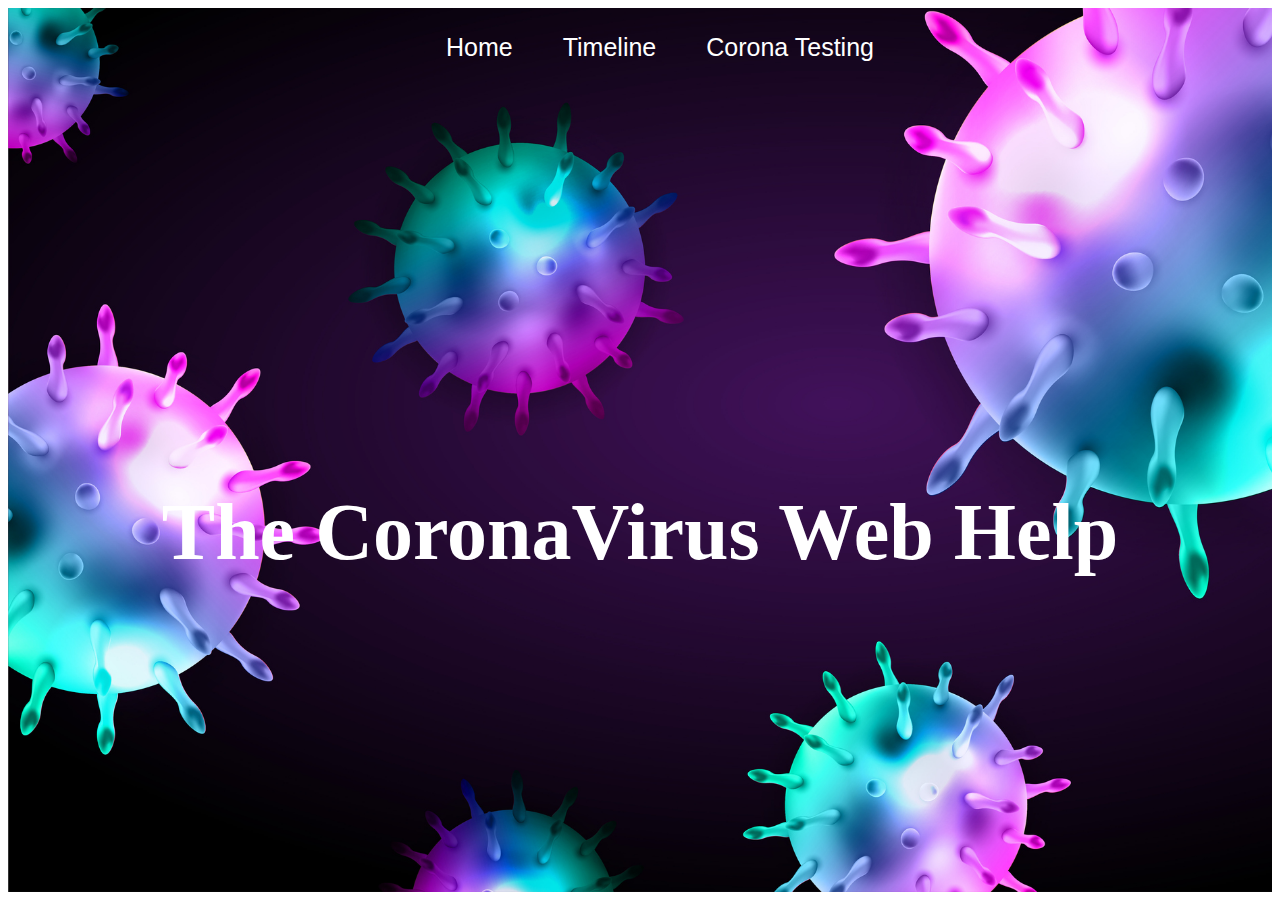
<file: index.html>
<html>
    <head>
        <link rel="stylesheet" href="index.css">
    </head>
    <body>
        <div class="header">
            <div class="navbar">
                <ul>
                    <li><a href="#">Home</a></li>
                    <li><a href="timeline.html">Timeline</a></li>
                    <li><a href="coronaTesting.html">Corona Testing</a></li>
                </ul>
            </div>
            <div class="content">
                <h1>The CoronaVirus Web Help</h1>
            </div>
        </div>
    </body>
</html>
</file>
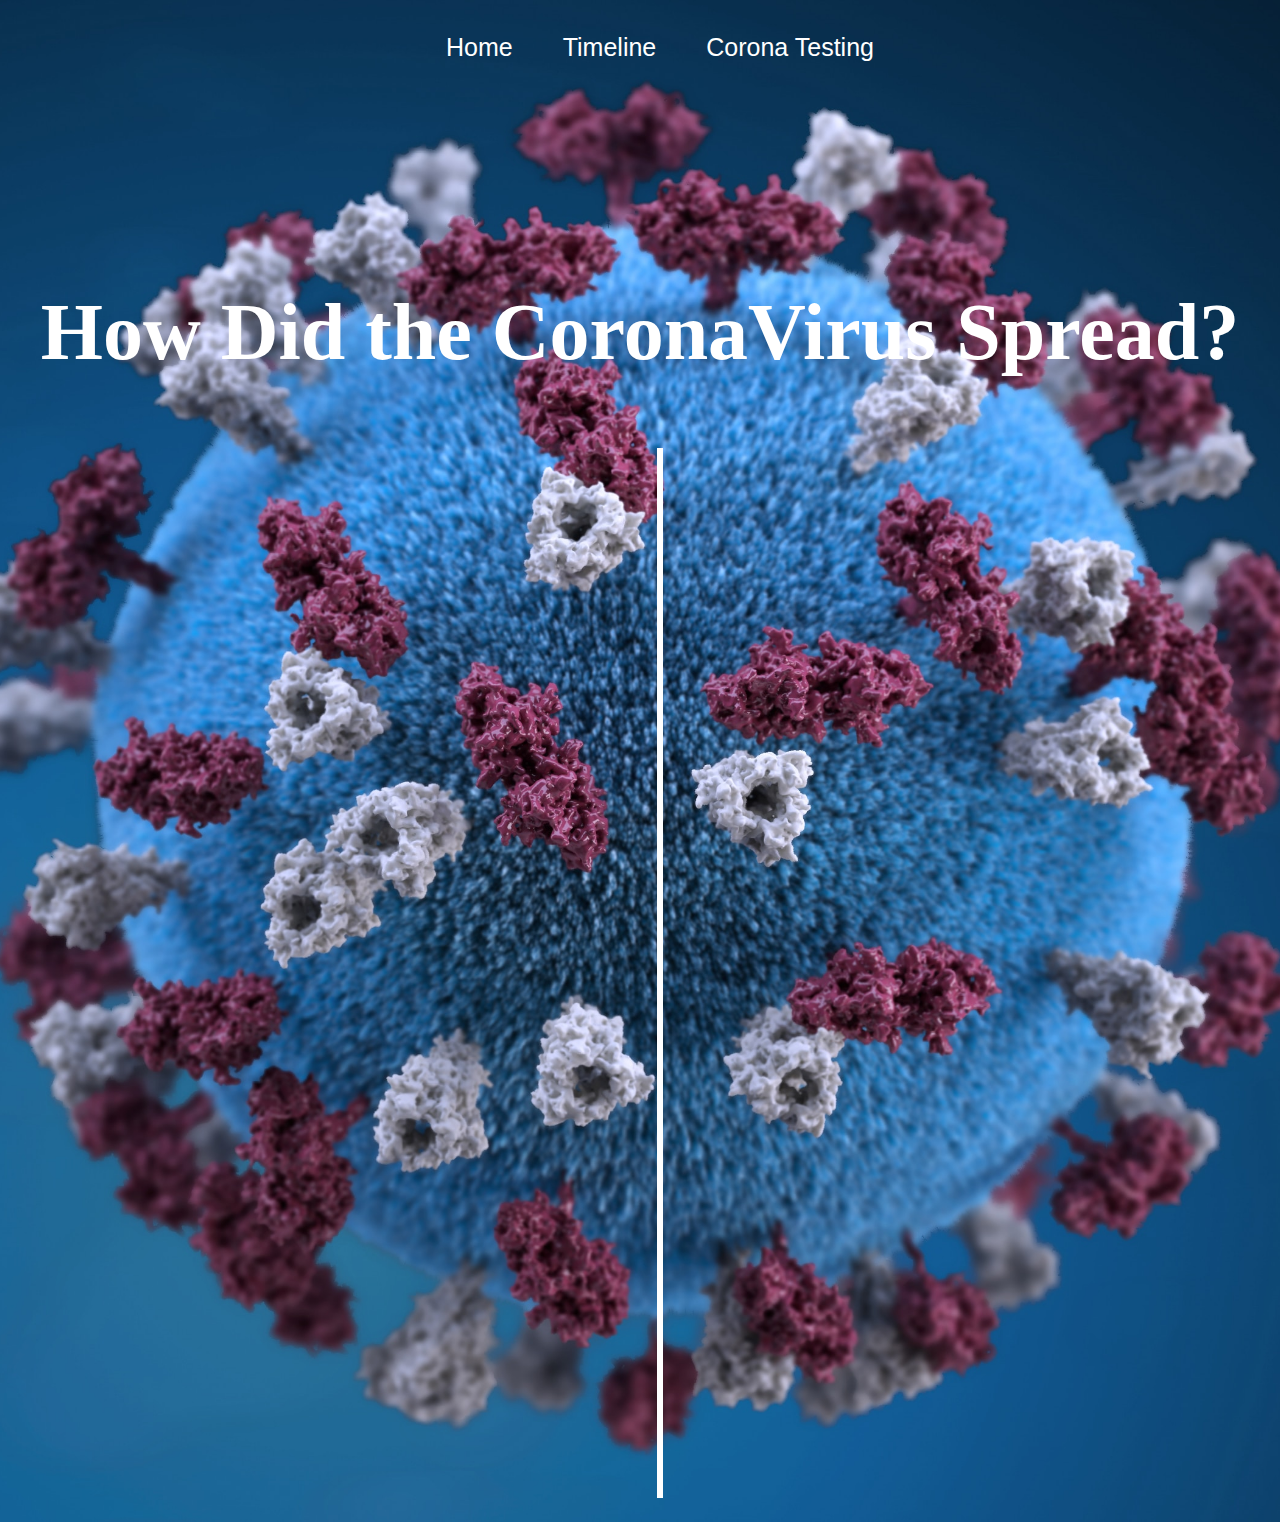
<file: timeline.html>
<html>
    <head>
        <link rel="stylesheet" href="timelineStyle.css">
    </head>
    <body>
        <div class="navbar">
            <ul>
                <li><a href="#">Home</a></li>
                <li><a href="#">Timeline</a></li>
                <li><a href="coronaTesting.html">Corona Testing</a></li>
            </ul>
        </div>
        <div class="header">
            <div class="Contenr">
                <h1>How Did the CoronaVirus Spread?</h1>
            </div>
            <div class="timeline">
                <ul>
                    <li>
                        <div>
                            <time>September 4</time> CoronaVirus spread  on this particular day.CoronaVirus spread  on this particular day.
                        </div>
                    </li>
                    <li>
                        <div>
                            <time>September 4</time> CoronaVirus spread  on this particular day.CoronaVirus spread  on this particular day.
                        </div>
                    </li>
                    <li>
                        <div>
                            <time>September 4</time> CoronaVirus spread  on this particular day.CoronaVirus spread  on this particular day.
                        </div>
                    </li>
                    <li>
                        <div>
                            <time>September 4</time> CoronaVirus spread  on this particular day.CoronaVirus spread  on this particular day.
                        </div>
                    </li>
                    <li>
                        <div>
                            <time>September 4</time> CoronaVirus spread  on this particular day.CoronaVirus spread  on this particular day.
                        </div>
                    </li>
                    <li>
                        <div>
                            <time>September 4</time> CoronaVirus spread  on this particular day.CoronaVirus spread  on this particular day.
                        </div>
                    </li>
                    <li>
                        <div>
                            <time>September 4</time> CoronaVirus spread  on this particular day.CoronaVirus spread  on this particular day.
                        </div>
                    </li>
                </ul>
            </div>

        </div>
        <script src="script.js"></script>
    </body>
</html>
</file>
<file: index.css>
.header{
    background-image: url('Coronavirus-1.jpg');
    background-size: cover;
    height:100%;
}

.navbar ul{
    display:flex;
    justify-content: center;
    list-style: none;
}
.navbar ul li{
    padding:25
}
.navbar ul li a{
    text-decoration:none;
    text-decoration-style: none;
    font-size: 25;
    color:white;
    font-family: 'Franklin Gothic Medium', 'Arial Narrow', Arial, sans-serif;

}
.navbar ul li a:hover{
    border-bottom: 2px solid white;
}
.content{
    margin-top: 400px;
}
h1{
    text-align: center;
    color:white;
    font-size: 80;
}
</file>
<file: timelineStyle.css>
.navbar ul{
    display:flex;
    justify-content: center;
    list-style: none;
}
.navbar ul li{
    padding:25
}
.navbar ul li a{
    text-decoration:none;
    text-decoration-style: none;
    font-size: 25;
    color:white;
    font-family: 'Franklin Gothic Medium', 'Arial Narrow', Arial, sans-serif;

}
.navbar ul li a:hover{
    border-bottom: 2px solid white;
}
body{
    background: url("corona.jpeg") center no-repeat;
    background-size: cover;
}
h1{
    color:white;
    font-size:80;
    text-align:center;
    margin-top:200;
}
.timeline{
    display:flex;
    justify-content: center;
}
.timeline ul li{
    width:6px;
    background-color: white;
    list-style-type: None;
    padding-bottom: 50;
}
.timeline ul li div{
    width:400px;
    height:100px;
    background-color: rgba(211, 12, 45, 0.829);
    color:white;
    font-size: large;
    display: flex;
    flex-direction: column;
    justify-content: center;
    transition: transform 2s;
}

.timeline ul li:nth-child(even) div{
    position:relative;
    left:30px;
}
.timeline ul li:nth-child(odd) div{
    position:relative;
    right:430px;
}
.timeline ul li div{
    opacity: 0;
    visibility: hidden;
}
.timeline ul li:nth-child(odd).in-view div{
    opacity: 1;
    visibility: visible;
    transform: translate(-200px);
}
.timeline ul li:nth-child(even).in-view div{
    opacity: 1;
    visibility: visible;
    transform: translate(200px);
}
</file>
